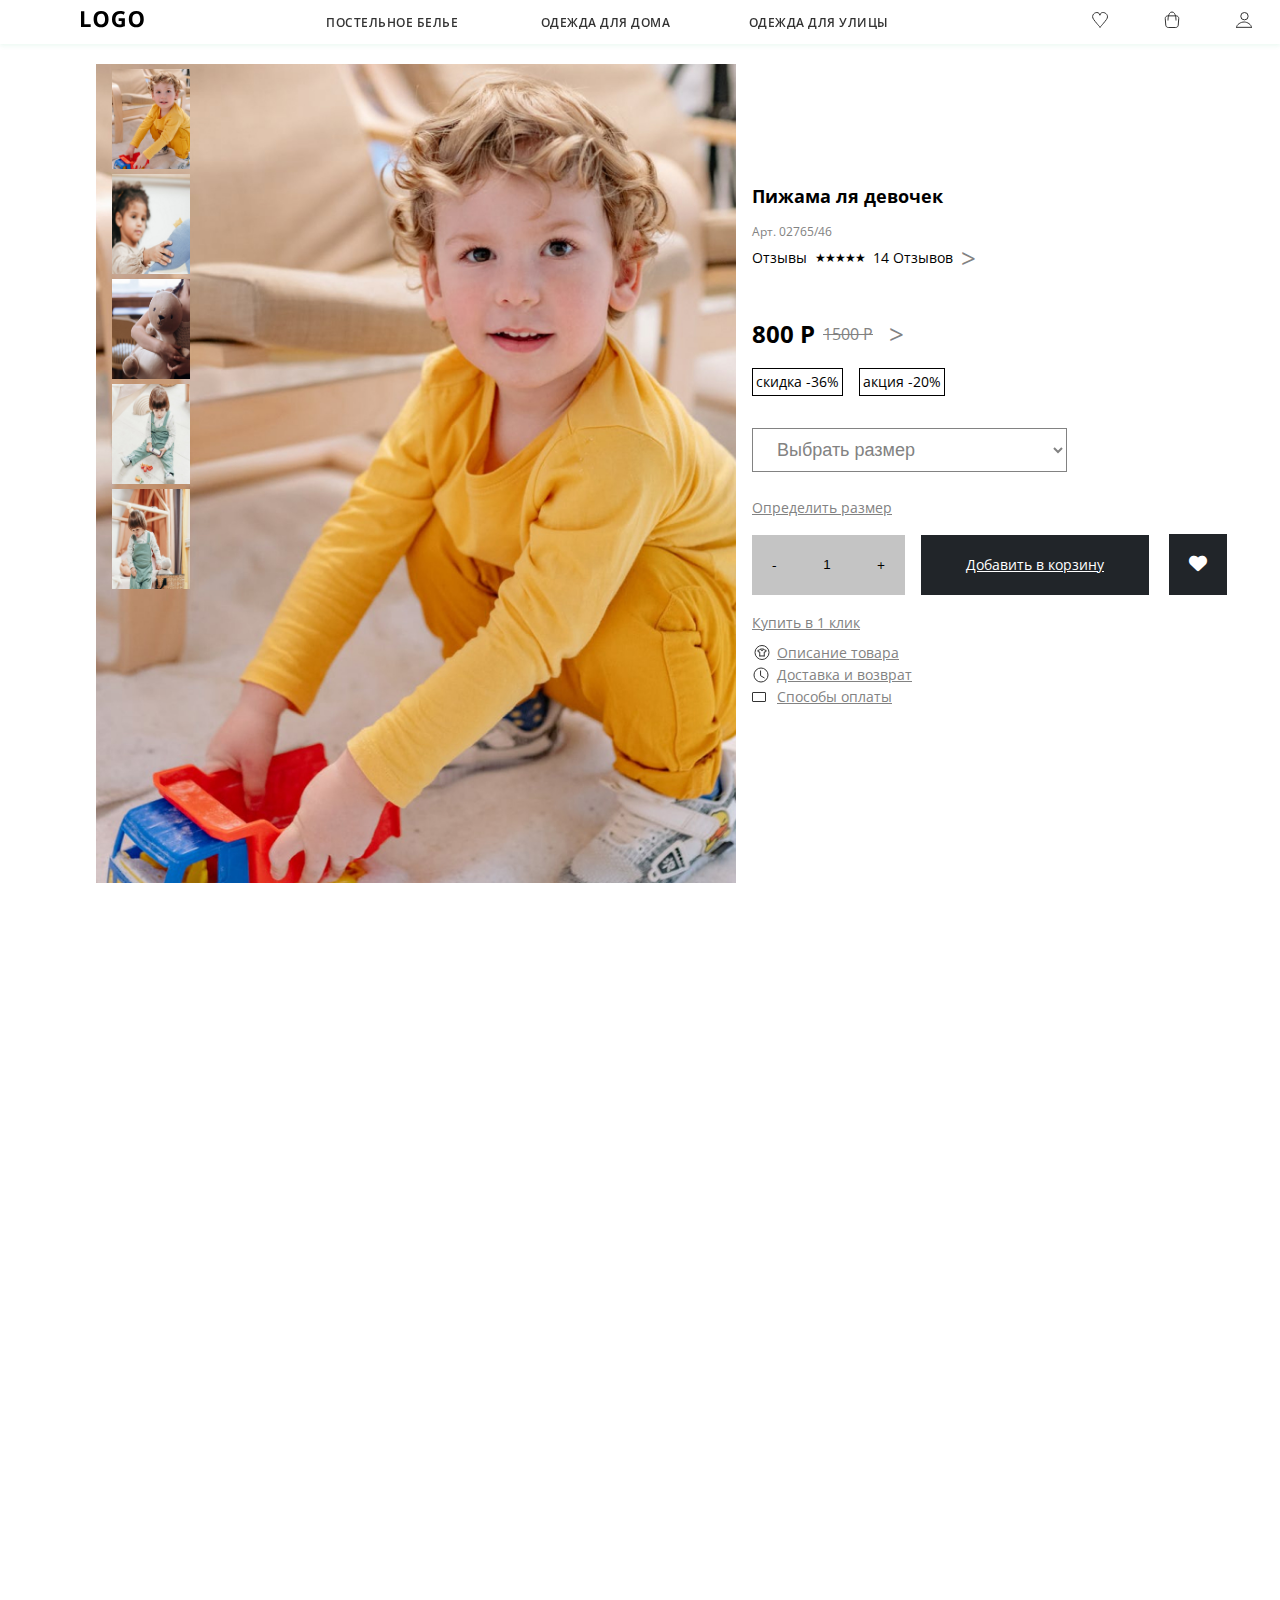
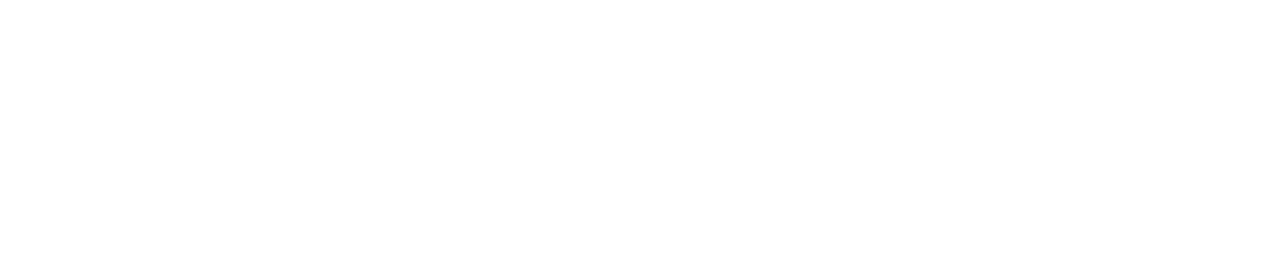
<file: index.html>
<!DOCTYPE html>
<html lang="ru">

<head>
    <meta name="viewport" content="width=device-width, initial-scale=1">
    <link
        href="https://fonts.googleapis.com/css?family=Open+Sans:300,regular,500,600,700,800,300italic,italic,500italic,600italic,700italic,800italic"
        rel="stylesheet">
    <link rel="stylesheet" href=" https://cdnjs.cloudflare.com/ajax/libs/font-awesome/6.0.0/css/all.min.css">
    <link rel="stylesheet" href="../scss/style.css">
    <link rel="stylesheet" href="../scss/header.css">
    <link rel="stylesheet" href="../scss/main.css">
    <link rel="stylesheet" href="../templates/styles.css">
</head>

<body>
    <div class="wrapper">
        <div id="header"></div>
        <main id="main" class="page">

        </main>


        <footer class="footer">
            <div class="footer_nav_list">
                <div class="footer-nav">
                    <ul class="footer-list">
                        <li class="footer-list-item footer-list-title">покупателям</li>
                        <li class="footer-list-item"><a class="footer-list-link" href="">Каталог</a></li>
                        <li class="footer-list-item"><a class="footer-list-link" href="">Акции</a></li>
                        <li class="footer-list-item"><a class="footer-list-link" href="">Бренды</a></li>
                    </ul>
                    <ul class="footer-list">
                        <li class="footer-list-item footer-list-title">о нас</li>
                        <li class="footer-list-item"><a class="footer-list-link" href="">О компании</a></li>
                        <li class="footer-list-item"><a class="footer-list-link" href="">Новости</a></li>
                        <li class="footer-list-item"><a class="footer-list-link" href="">Команда</a></li>
                    </ul>
                </div>
                <div class="footer-nav">
                    <div class="footer-list">
                        <form>
                            <label class="footer-list-title" for="email">узнайте первыми о новинках и акциях</label>
                            <input type="email" value="" name="email" placeholder="Адрес эоектронно почты" required>
                            <input type="submit" value="Подписаться" name="subscribe">
                        </form>
                    </div>
                </div>
            </div>
        </footer>
    </div>
       <script type="text/javascript" src="https://cdnjs.cloudflare.com/ajax/libs/jquery/3.6.0/jquery.min.js"></script>
      <script type="text/javascript" src="../js/script.js"></script>
      <script>
        $("#header").load("../templates/_header.html");
        $("#main").load("../templates/_main.html");
    </script>
</body>

</html>
</file>
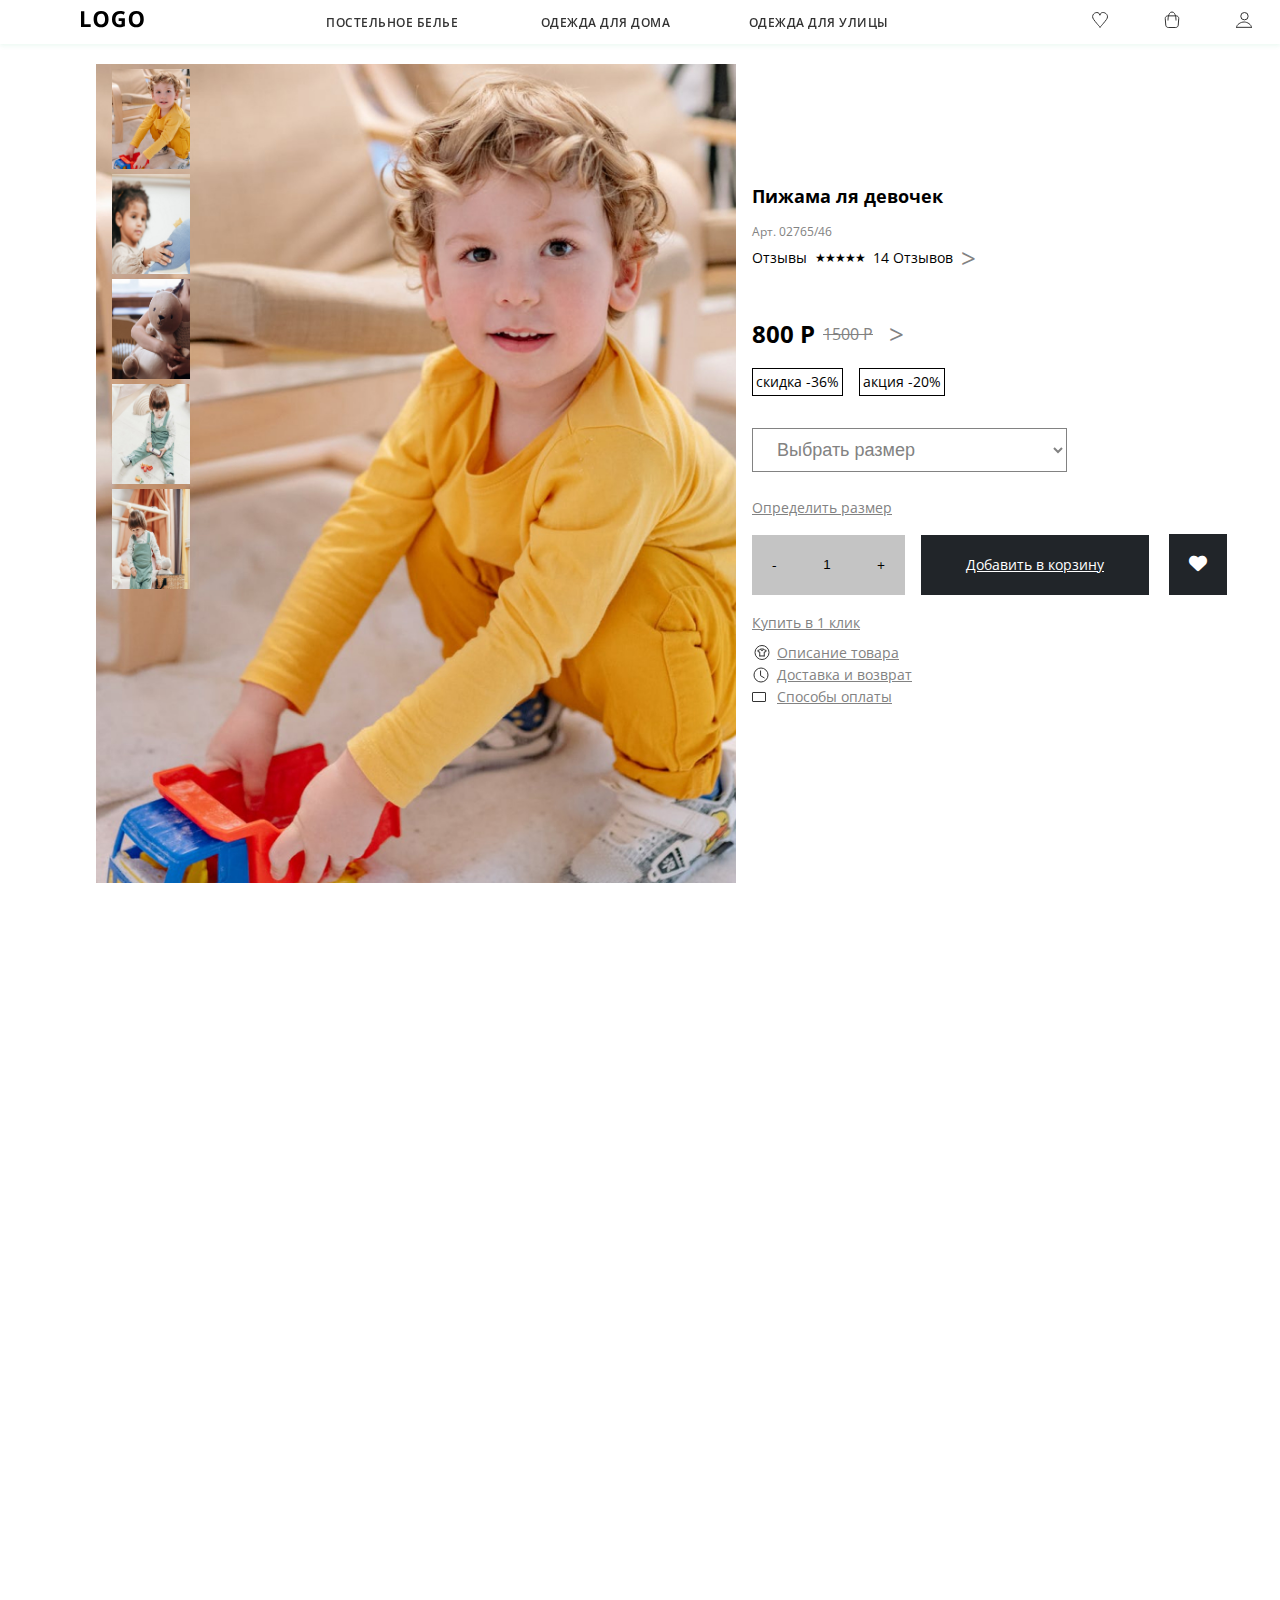
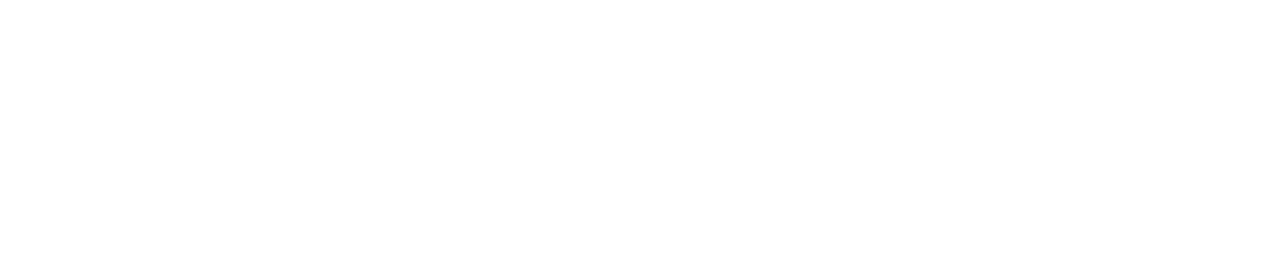
<file: templates/index.html>
<!DOCTYPE html>
<html lang="ru">

<head>
    <meta name="viewport" content="width=device-width, initial-scale=1">
    <link
        href="https://fonts.googleapis.com/css?family=Open+Sans:300,regular,500,600,700,800,300italic,italic,500italic,600italic,700italic,800italic"
        rel="stylesheet">
    <link rel="stylesheet" href=" https://cdnjs.cloudflare.com/ajax/libs/font-awesome/6.0.0/css/all.min.css">
    <link rel="stylesheet" href="../scss/style.css">
    <link rel="stylesheet" href="../scss/header.css">
    <link rel="stylesheet" href="../scss/main.css">
    <link rel="stylesheet" href="styles.css">
</head>

<body>
    <div class="wrapper">
        <div id="header"></div>
        <main id="main" class="page">

        </main>


        <footer class="footer">
            <div class="footer_nav_list">
                <div class="footer-nav">
                    <ul class="footer-list">
                        <li class="footer-list-item footer-list-title">покупателям</li>
                        <li class="footer-list-item"><a class="footer-list-link" href="">Каталог</a></li>
                        <li class="footer-list-item"><a class="footer-list-link" href="">Акции</a></li>
                        <li class="footer-list-item"><a class="footer-list-link" href="">Бренды</a></li>
                    </ul>
                    <ul class="footer-list">
                        <li class="footer-list-item footer-list-title">о нас</li>
                        <li class="footer-list-item"><a class="footer-list-link" href="">О компании</a></li>
                        <li class="footer-list-item"><a class="footer-list-link" href="">Новости</a></li>
                        <li class="footer-list-item"><a class="footer-list-link" href="">Команда</a></li>
                    </ul>
                </div>
                <div class="footer-nav">
                    <div class="footer-list">
                        <form>
                            <label class="footer-list-title" for="email">узнайте первыми о новинках и акциях</label>
                            <input type="email" value="" name="email" placeholder="Адрес эоектронно почты" required>
                            <input type="submit" value="Подписаться" name="subscribe">
                        </form>
                    </div>
                </div>
            </div>
        </footer>
    </div>
    <script type="text/javascript" src="https://cdnjs.cloudflare.com/ajax/libs/jquery/3.6.0/jquery.min.js"></script>
    <script defer type="text/javascript" src="/js/script.js"></script>
    <script>
        $("#header").load("../templates/_header.html");
        $("#main").load("../templates/_main.html");
    </script>
</body>

</html>
</file>
<file: scss/style.css>
*,
*::before,
*::after {
  padding: 0;
  margin: 0;
  border: 0;
  box-sizing: boder-box;
}
html,
body {
  overflow-x: hidden;
  height: 100%;
  font-family: "Open Sans";
}
header a,
.round-black-btn a,
.rating a,
.price a {
  text-decoration: none;
}
p {
  padding: 0.5rem 0;
}
.wrapper {
  margin: 0 auto;
}
</file>
<file: scss/header.css>
.wrapper {
  max-width: 1440px;
}
.header {
  top: 0;
  left: 0;
  position: fixed;
  width: 100%;
  height: 44px;
  z-index: 12;
}

.accounts {
  margin: 0 24px;
}

.header:before {
  content: "";
  position: absolute;
  top: 0;
  left: 0;
  width: 100%;
  height: 100%;
  background-color: #fff;
  box-shadow: 0px 2px 4px rgba(81, 194, 137, 0.1);
  z-index: 3;
}
.header__burger {
  display: none;
}
@media (max-width: 837px) {
  body.stop {
    overflow: hidden;
  }
  .header {
    height: 50px;
  }
  .accounts {
    margin: 0 15px;
  }
  .header__burger {
    display: block;
    position: relative;
    width: 20px;
    height: 20px;
    z-index: 5;
    margin: 0 15px;
  }
  .header__burger span {
    position: absolute;
    background-color: #333333;
    left: 0;
    width: 100%;
    height: 1px;
    top: 9px;
    transition: all 0.3s ease 0s;
  }
  .header__burger:before,
  .header__burger:after {
    content: "";
    background-color: #333333;
    position: absolute;
    width: 100%;
    height: 1px;
    left: 0;
    transition: all 0.3s ease 0s;
  }
  .header__burger:before {
    top: 0;
  }
  .header__burger:after {
    bottom: 0;
  }
  .header__burger.active:before {
    transform: rotate(45deg);
    top: 9px;
  }
  .header__burger.active:after {
    transform: rotate(-45deg);
    bottom: 9px;
  }

  .header__burger.active span {
    transform: scale(0);
  }
  .menu__body {
    position: fixed;
    top: -120%;
    left: 0;
    width: 100%;
    height: 100%;
    overflow: auto;
    background-color: #fff;
    padding-top: 70px;
    transition: all 0.3s ease 0s;
  }
  .menu__body.active {
    top: 0;
  }
  .menu__list {
    flex-direction: column;
  }
  .menu__list {
    margin: 0px 0px 20px 0px;
  }
  .header__accounts {
    position: relative;
    z-index: 5;
  }
}

.header {
  display: flex;
  align-items: center;
  justify-content: center;
}

.header__content {
  width: 100%;
  max-width: 1440px;
  display: flex;
  align-items: center;
  justify-content: space-between;
}
.page__container {
  width: 100%;
  max-width: 1440px;
  margin: 0 auto;
}

.header__column:nth-child(2) {
  flex: 0 1 50%;
  text-align: center;
}

.header__logo {
  position: relative;
  z-index: 4;
}
.header__menu {
}
.menu {
}
.menu__icon {
}
.icon-menu {
}
.menu__body {
}
.menu__list {
  display: flex;
  flex-wrap: wrap;
  position: relative;
  z-index: 4;
}
.menu__list li {
  display: inline-block;
  flex: 0 1 33.333%;
}
.menu__link {
  color: #333333;
  font-size: 12px;
  line-height: 16px;
  font-weight: 600;
  letter-spacing: 0.04em;
  text-transform: uppercase;
  height: 24px;
  display: inline-flex;
  justify-content: center;
  align-items: center;
}
.accounts {
  position: relative;
  z-index: 5;
}

@media (min-width: 992px) {
  .menu__link:hover {
    font-weight: 700;
  }
}
.header__accounts {
  display: flex;
  justify-content: right;
  align-items: center;
}
.menu__link {
  white-space: nowrap;
}
</file>
<file: scss/main.css>
html {
  transition: all 0.5s ease-in-out 0s;
}

.page img {
  width: 100%;
}

.rating {
  display: flex;
  align-items: center;
  justify-content: flex-start;
}
.rating-area {
}
.rating-area:not(:checked) > input {
  display: none;
}
.rating-area:not(:checked) > label {
  float: right;
  width: 10px;
  padding: 0;
  cursor: pointer;
  font-size: 12px;
}
.rating-area:not(:checked) > label:before {
  content: "★";
}
.rating-area > input:checked ~ label {
  color: gold;
  text-shadow: 1px 1px #c60;
}
.rating-area:not(:checked) > label:hover,
.rating-area:not(:checked) > label:hover ~ label {
  color: gold;
}
.rating-area > input:checked + label:hover,
.rating-area > input:checked + label:hover ~ label,
.rating-area > input:checked ~ label:hover,
.rating-area > input:checked ~ label:hover ~ label,
.rating-area > label:hover ~ input:checked ~ label {
  color: gold;
  text-shadow: 1px 1px goldenrod;
}
.rate-area > label:active {
  position: relative;
}
.form-quantity {
  display: flex;
}
</file>
<file: templates/styles.css>
.title {
  font-size: 18px;
  font-weight: bold;
}

.name-art {
  font-size: 12px;
  font-weight: 400;
  line-height: 16px;
  color: #828282;
}

.rating {
  font-size: 14px;
  line-height: 20px;
  font-weight: 400px;
}

@media (max-width: 950px) {
  .rating {
    font-size: 12px;
    line-height: 18px;
  }
}

.rating-area {
  margin: 0 0.5rem;
}

.price {
  padding: 3rem 0 0 0;
  display: -webkit-box;
  display: -ms-flexbox;
  display: flex;
  -webkit-box-align: center;
      -ms-flex-align: center;
          align-items: center;
}

.pricespan {
  display: inline-block;
}

@media (max-width: 950px) {
  .price {
    padding: 1rem 0 0 0;
  }
}

.price-new {
  font-size: 24px;
  line-height: 24px;
  font-weight: 700;
}

.price-old {
  font-size: 16px;
  font-weight: 400;
  line-height: 20px;
  color: #828282;
  padding: 0 0.5rem;
}

.visit {
  font-size: 26px;
  font-weight: 400;
  padding: 0 0 0 0.5rem;
}

.visit a {
  color: #828282;
}

.column a {
  z-index: 456;
}

.content-page {
  -webkit-box-sizing: border-box;
          box-sizing: border-box;
  display: -webkit-box;
  display: -ms-flexbox;
  display: flex;
  -webkit-box-align: start;
      -ms-flex-align: start;
          align-items: flex-start;
}

@media (max-width: 600px) {
  .content-page {
    -webkit-box-orient: vertical;
    -webkit-box-direction: normal;
        -ms-flex-direction: column;
            flex-direction: column;
    -webkit-box-align: start;
        -ms-flex-align: start;
            align-items: flex-start;
    -webkit-box-pack: center;
        -ms-flex-pack: center;
            justify-content: center;
  }
}

.content-page-item {
  margin: 0 auto;
  position: relative;
  -webkit-box-flex: 0;
      -ms-flex: 0 0 50%;
          flex: 0 0 50%;
}

@media (max-width: 600px) {
  .content-page-item {
    -webkit-box-flex: 0;
        -ms-flex: 0 0 100%;
            flex: 0 0 100%;
    margin: 0;
  }
}

.page__content_image {
  padding: 4rem 0 0 6rem;
}

@media (max-width: 1225px) {
  .page__content_image {
    padding: 4rem 0 0 3rem;
  }
}

@media (max-width: 799px) {
  .page__content_image {
    padding: 4rem 0 0 0;
  }
}

.page__content_description {
  padding: 11rem 0 0 1rem;
}

@media (max-width: 950px) {
  .page__content_description {
    padding: 6rem 0 0 1rem;
  }
}

@media (max-width: 600px) {
  .page__content_description {
    padding: 0 0 0 5rem;
  }
}

span.border {
  display: inline-block;
  border: 1px solid black;
  padding: 3px;
  margin: 1rem 1rem 1rem 0;
}

@media (max-width: 950px) {
  span.border {
    margin: 0.5rem 0.5rem 0.5rem 0;
  }
}

select {
  display: -webkit-box;
  display: -ms-flexbox;
  display: flex;
  max-width: 315px;
  width: 100%;
  background: #fff;
  padding: 10px 20px;
  border: 1px solid #828282;
  -webkit-box-sizing: border-box;
          box-sizing: border-box;
  -webkit-box-align: center;
      -ms-flex-align: center;
          align-items: center;
  -webkit-box-pack: justify;
      -ms-flex-pack: justify;
          justify-content: space-between;
}

@media (max-width: 1225px) {
  select {
    max-width: 200px;
    padding: 5px 10px;
  }
}

.size_select {
  font-size: 18px;
  color: #828282;
  line-height: 24px;
}

@media (max-width: 1225px) {
  .size_select {
    font-size: 16px;
    line-height: 20px;
  }
}

@media (max-width: 950px) {
  .size_select {
    font-size: 12px;
    line-height: 18px;
  }
}

.size_selection {
  padding: 1rem 0;
}

@media (max-width: 950px) {
  .size_selection {
    padding: 0;
  }
}

.product {
  margin: 0.5rem 0;
}

@media (max-width: 950px) {
  .product {
    margin: 0;
  }
}

.product a {
  font-size: 14px;
  line-height: 20px;
  color: #828282;
}

@media (max-width: 950px) {
  .product a {
    font-size: 12px;
    line-height: 20px;
  }
}

.add-to-cart {
  display: -webkit-box;
  display: -ms-flexbox;
  display: flex;
  -ms-flex-wrap: nowrap;
      flex-wrap: nowrap;
  -webkit-box-align: center;
      -ms-flex-align: center;
          align-items: center;
}

@media (max-width: 950px) {
  .add-to-cart {
    -webkit-box-orient: vertical;
    -webkit-box-direction: normal;
        -ms-flex-direction: column;
            flex-direction: column;
    -webkit-box-align: start;
        -ms-flex-align: start;
            align-items: flex-start;
  }
}

.add_favorite {
  margin: 0.5rem 0;
}

.row {
  position: absolute;
  z-index: 4;
}

.column {
  height: 100px;
  width: 100px;
  padding: 5px 0 0 5px;
}

@media (max-width: 950px) {
  .column {
    height: 60px;
    width: 60px;
  }
}

.row-img {
  -o-object-fit: contain;
     object-fit: contain;
  max-height: 100%;
  width: 100%;
  cursor: pointer;
}

.row-img:hover {
  opacity: 1;
}

.Large_image {
  position: relative;
  top: 0;
  left: 0;
  -o-object-fit: cover;
     object-fit: cover;
}

ul {
  padding: 0;
  list-style-type: none;
}

li a {
  background-position: left;
  background-repeat: no-repeat;
}

li a.desc {
  background-image: url("../img/icon/Closes.svg");
}

li a.shipping {
  background-image: url("../img/icon/Delivery.svg");
}

li a.payment {
  background-image: url("../img/icon/card.svg");
}

li a span {
  padding: 0 0 0 25px;
}

.gallery-container {
  display: -webkit-box;
  display: -ms-flexbox;
  display: flex;
  -ms-flex-wrap: nowrap;
      flex-wrap: nowrap;
  -webkit-box-align: stretch;
      -ms-flex-align: stretch;
          align-items: stretch;
  -webkit-box-pack: start;
      -ms-flex-pack: start;
          justify-content: flex-start;
  margin: 1rem 0 0 0;
}

@media (max-width: 600px) {
  .gallery-container {
    -ms-flex-wrap: wrap;
        flex-wrap: wrap;
  }
}

.main-picture {
  -webkit-box-flex: 0;
      -ms-flex: 0 0 50%;
          flex: 0 0 50%;
  padding: 0 0 0 6rem;
}

@media (max-width: 1225px) {
  .main-picture {
    padding: 0 0 0 3rem;
  }
}

@media (max-width: 799px) {
  .main-picture {
    padding: 0;
  }
}

@media (max-width: 600px) {
  .main-picture {
    -webkit-box-flex: 0;
        -ms-flex: 0 0 100%;
            flex: 0 0 100%;
  }
}

.sub-picture {
  display: -webkit-box;
  display: -ms-flexbox;
  display: flex;
  -webkit-box-align: space-between;
      -ms-flex-align: space-between;
          align-items: space-between;
  -webkit-box-pack: start;
      -ms-flex-pack: start;
          justify-content: flex-start;
  -ms-flex-wrap: wrap;
      flex-wrap: wrap;
}

.gallery-item {
  -webkit-box-flex: 1;
      -ms-flex: 1 1 45%;
          flex: 1 1 45%;
}

.gallery-image {
  display: block;
  width: 100%;
  height: 100%;
  overflow: hidden;
  -o-object-fit: cover;
     object-fit: cover;
  -webkit-transition: 0.5s ease-out;
  transition: 0.5s ease-out;
}

.gallery-image.gallery-image:hover {
  opacity: 0.3;
}

.header__column:first-child {
  padding: 0 0 0 5rem;
  -webkit-box-flex: 0;
      -ms-flex: 0 0 67px;
          flex: 0 0 67px;
}

@media (max-width: 600px) {
  .header__column:first-child {
    padding: 0 0 0 15px;
  }
}

.item-image {
  margin: 0 0 0.5rem 0.5rem;
}

@media (max-width: 600px) {
  .item-image {
    margin: 0;
  }
}

@media (max-width: 799px) {
  form {
    padding: 0 35px 0 15px;
  }
}

@media (max-width: 600px) {
  form {
    padding: 2rem 0;
  }
}

.add-to-cart .qtyminus,
.add-to-cart .qtyplus {
  background: #c4c4c4;
  text-align: center;
  font-size: 14px;
  line-height: 20px;
  cursor: pointer;
  padding: 20px;
}

@media (max-width: 1225px) {
  .add-to-cart .qtyminus,
  .add-to-cart .qtyplus {
    padding: 10px;
  }
}

@media (max-width: 950px) {
  .add-to-cart .qtyminus,
  .add-to-cart .qtyplus {
    padding: 5px;
  }
}

.add-to-cart .qty {
  width: 60px;
  text-align: center;
  background: #c4c4c4;
}

@media (max-width: 950px) {
  .add-to-cart .qty {
    width: 40px;
  }
}

.round-black-btn {
  background: #212529;
  color: #fff;
  padding: 20px 45px;
  display: inline-block;
  margin: 0 1rem;
}

@media (max-width: 1225px) {
  .round-black-btn {
    padding: 10px 20px;
  }
}

@media (max-width: 950px) {
  .round-black-btn {
    margin: 0;
  }
}

a.round-black-btn {
  font-size: 14px;
  line-height: 20px;
  white-space: nowrap;
}

@media (max-width: 950px) {
  a.round-black-btn {
    font-size: 12px;
  }
}

.btn {
  color: #fff;
  background-color: #212529;
  font-size: 18px;
  padding: 20px;
}

@media (max-width: 1225px) {
  .btn {
    padding: 10px;
    font-size: 16px;
  }
}

input[type="email"] {
  display: block;
  width: 100%;
  margin: 60px 0 24px 0;
  padding: 8px 0;
  font-size: 14px;
  outline: none;
  color: #4d4d4d;
  border-bottom: 1px solid #333;
  -webkit-transition: all 0.2s ease;
  transition: all 0.2s ease;
}

@media (max-width: 799px) {
  input[type="email"] {
    margin: 14px 0 17px 0;
  }
}

input[type="email"]:focus {
  outline: none;
}

input[type="submit"] {
  display: block;
  padding: 8px 28px;
  width: 150px;
  height: 36px;
  border: 1px solid #828282;
  outline: none;
  font-size: 14px;
  color: #828282;
  float: right;
  -webkit-transition: all 0.2s ease;
  transition: all 0.2s ease;
  cursor: pointer;
}

@media (max-width: 799px) {
  input[type="submit"] {
    height: 25px;
    padding: 0;
  }
}

input[type="submit"]:hover {
  background-color: #828282;
}

.footer {
  padding: 0 0 0 6rem;
  max-width: 1440px;
  background-color: #fff;
}

.footer-nav {
  -webkit-box-flex: 0;
      -ms-flex: 0 1 45%;
          flex: 0 1 45%;
  display: -webkit-box;
  display: -ms-flexbox;
  display: flex;
  -ms-flex-wrap: nowrap;
      flex-wrap: nowrap;
  -webkit-box-pack: justify;
      -ms-flex-pack: justify;
          justify-content: space-between;
  color: #828282;
}

@media (max-width: 950px) {
  .footer {
    padding: 0 0 0 2rem;
  }
}

@media (max-width: 799px) {
  .footer {
    padding: 0;
  }
}

.footer a {
  text-decoration: none;
  color: #4d4d4d;
}

.footer_nav_list {
  display: -webkit-box;
  display: -ms-flexbox;
  display: flex;
  -ms-flex-wrap: wrap;
      flex-wrap: wrap;
  -webkit-box-align: start;
      -ms-flex-align: start;
          align-items: flex-start;
  -webkit-box-pack: justify;
      -ms-flex-pack: justify;
          justify-content: space-between;
  margin: 35px 0 106px 5%;
}

@media (max-width: 950px) {
  .footer_nav_list {
    margin-left: 0;
  }
}

@media (max-width: 799px) {
  .footer_nav_list {
    -webkit-box-pack: start;
        -ms-flex-pack: start;
            justify-content: flex-start;
  }
}

@media (max-width: 950px) {
  .footer_nav_list {
    -webkit-box-align: center;
        -ms-flex-align: center;
            align-items: center;
    -webkit-box-pack: center;
        -ms-flex-pack: center;
            justify-content: center;
  }
}

.footer-nav {
  text-align: left;
  white-space: nowrap;
  -webkit-box-flex: 0;
  -ms-flex: 0 1 45%;
  flex: 0 1 45%;
  display: -webkit-box;
  display: -ms-flexbox;
  display: flex;
  -ms-flex-wrap: nowrap;
  flex-wrap: nowrap;
  -webkit-box-pack: justify;
  -ms-flex-pack: justify;
  justify-content: space-between;
  color: #828282;
  min-width: 300px;
}

@media (max-width: 950px) {
  .footer-nav {
    -ms-flex-pack: distribute;
        justify-content: space-around;
  }
}

@media (max-width: 600px) {
  .footer-nav {
    -webkit-box-flex: 0;
        -ms-flex: 0 0 100%;
            flex: 0 0 100%;
  }
}

.footer-nav:last-child {
  max-width: 452px;
}

.footer-list-title {
  text-transform: uppercase;
  white-space: nowrap;
  font-size: 16px;
  line-height: 24px;
}

@media (max-width: 950px) {
  .footer-list-title {
    font-size: 14px;
    line-height: 20px;
  }
}

@media (max-width: 799px) {
  .footer-list-title {
    font-size: 12px;
    line-height: 20px;
  }
}

.footer-list-link {
  font-size: 14px;
  line-height: 20px;
}

@media (max-width: 950px) {
  .footer-list-link {
    font-size: 12px;
    line-height: 18px;
  }
}
/*# sourceMappingURL=styles.css.map */
</file>
